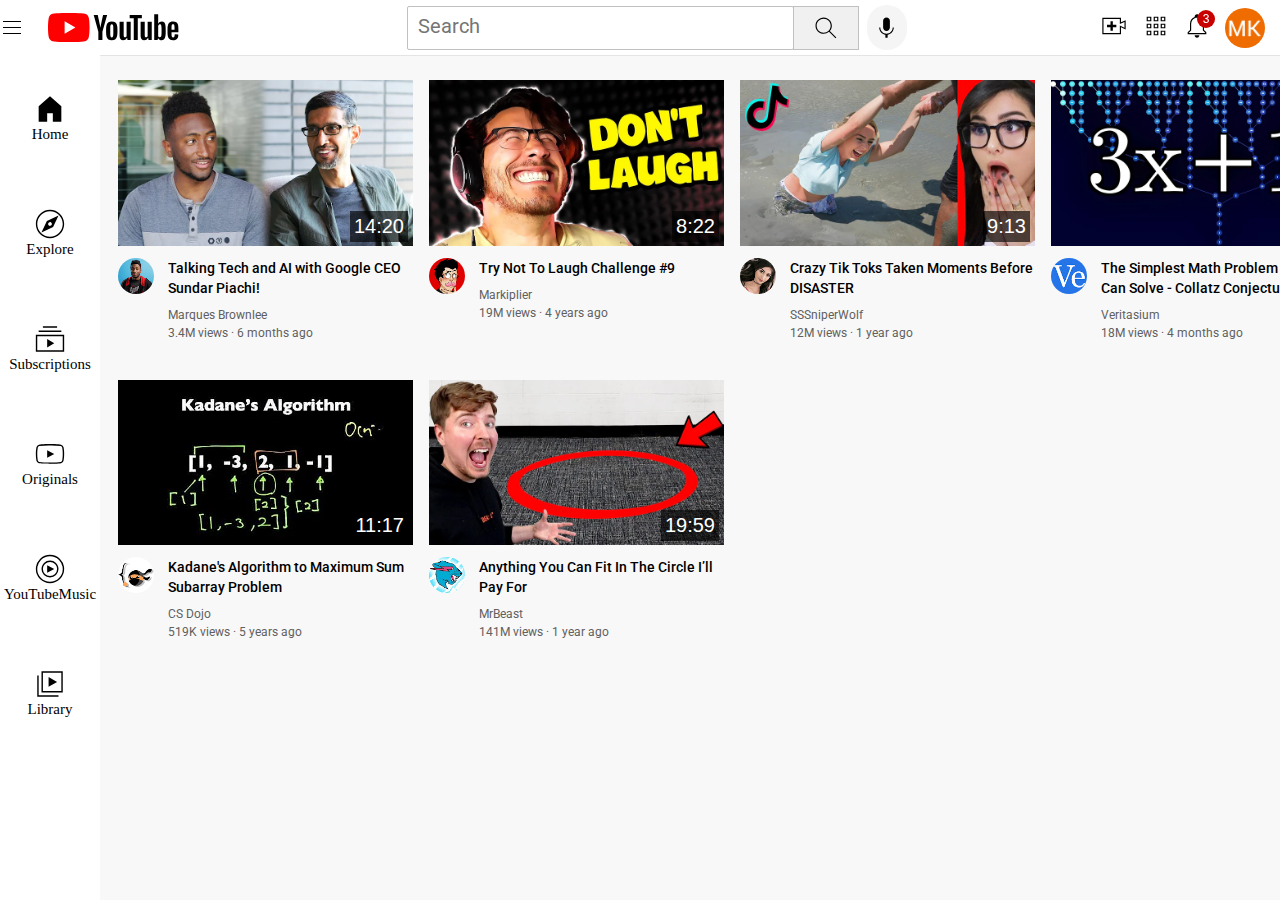
<file: Index.html>
<!DOCTYPE html>
<html lang="en">
<head>
  <meta charset="UTF-8">
  <meta name="viewport" content="width=device-width, initial-scale=1.0">
<link rel="preconnect" href="https://fonts.googleapis.com">
<link rel="preconnect" href="https://fonts.gstatic.com" crossorigin>
<link href="https://fonts.googleapis.com/css2?family=Roboto:ital,wght@0,100;0,300;0,400;0,500;0,700;0,900;1,100;1,300;1,400;1,500;1,700;1,900&display=swap" rel="stylesheet">
<link rel="stylesheet" href="styles/general.css">
<link rel="stylesheet" href="styles/header.css">
<link rel="stylesheet" href="styles/video.css">
<link rel="stylesheet" href="styles/sidebar.css">
<link rel="icon" type="image/jpg" href="channel/moh.jpg">
<title>
YouTube.com Clone
</title>
<style>


</style>
</head>
<body>
<div class="header">
<div class="left-section">
<img class="hamburger-menu" src="icons/hamburger-menu.svg" >
<img class="youtube-logo" src="icons/youtube-logo.svg" >

</div>
<div class="middle-section">
<input class="search-bar"
type="text" placeholder="Search">
<button class="search-button">
<img class="search-icon" src="icons/search.svg" >
<div class="tooltip">Search</div>
</button>
<button class="voice-search-button">
<img class="voice-icon" src="icons/voice-search-icon.svg">
<div class="tooltip">Search with your voice</div>
</button>
</div>
<div class="right-section">
<div class="upload-icon-container">
<img class="upload-icon" src="icons/upload.svg">
<div class="tooltip">Create</div>
</div>

<div class="app-icon-container">
<img class="youtube-apps-icon" src="icons/youtube-apps.svg">
<div class="tooltip">YouTube apps</div>
</div>
<div class="not-cont">
<div class="notification-container">
<img class="notifications-icon" src="icons/notifications.svg">
<div class="notifications-count">3</div>
<div class="tooltip">Notifications</div>
</div>
</div>

<img class="current-user-pic" src="m.jpg">
</div>

</div>
<div class="sidebar">
<div class="sidebar-link"><img src="side/home.svg" >
<div class="f">Home</div>
</div>
<div class="sidebar-link"><img src="side/explore.svg" >
<div class="f">Explore</div>
</div>
<div class="sidebar-link"><img src="side/subscriptions.svg" >
<div class="f">Subscriptions</div>
</div>
<div class="sidebar-link"><img src="side/originals.svg" >
<div class="f">Originals</div>
</div>
<div class="sidebar-link"><img src="side/youtube-music.svg" >
<div class="f">YouTubeMusic</div>
</div>
<div class="sidebar-link"><img src="side/library.svg" >
<div class="f">Library</div>
</div>

</div>
<div class="video-grid">
<div class="no">
<div class="thumbnail-row">
  <a href="https://www.youtube.com/watch?v=n2RNcPRtAiY&t=24s&pp=ygUyVGFsa2luZyBUZWNoIGFuZCBBSSB3aXRoIEdvb2dsZSBDRU8gU3VuZGFyIFBpYWNoaSE%3D">
    <img class="thumbnails" src="thum/thumbnail-1.webp">
  </a>

<div class="video-time">14:20</div>
</div>
<div class="vid-grid">
<div class="channel-picture"> 
<img class="profile-pic" src="channel/channel-1.jpeg">

</div>
<div class="video-info">
<p class="video-title">Talking Tech and AI with Google CEO Sundar
Piachi!</p> 

<p class="video-author">Marques Brownlee
</p>

<p class="video-stats">
3.4M views · 6 months ago</p>
</div>
</div>
</div>




<div class="no">
<div class="thumbnail-row">
  <a href="https://www.youtube.com/watch?v=mP0RAo9SKZk&pp=ygUdVHJ5IE5vdCBUbyBMYXVnaCBDaGFsbGVuZ2UgIzk%3D">
    <img class="thumbnails" src="thum/thumbnail-2.webp">
  </a>

<div class="video-time">8:22</div>

</div>
<div class="vid-grid">
<div class="channel-picture"> 
<img class="profile-pic" src="channel/channel-2.jpeg">
</div>
<div class="video-info">
<p class="video-title">Try Not To Laugh Challenge #9


</p> 

<p class="video-author">Markiplier
</p>

<p class="video-stats">19M views · 4 years ago
</p>

</div>
</div>
</div>

<div class="no">
<div class="thumbnail-row">
  <a href="https://www.youtube.com/watch?v=FgjPQQeTh1w&pp=ygUsQ3JhenkgVGlrIFRva3MgVGFrZW4gTW9tZW50cyBCZWZvcmUgRElTQVNURVI%3D">
    <img class="thumbnails" src="thum/thumbnail-3.webp">
  </a>

<div class="video-time">9:13</div>
</div>
<div class="vid-grid">
<div class="channel-picture"> 
<img class="profile-pic" src="channel/channel-3.jpeg">
</div>
<div class="video-info">
<p class="video-title">Crazy Tik Toks Taken Moments Before DISASTER</p> 

<p class="video-author">SSSniperWolf
</p>

<p class="video-stats">12M views · 1 year ago
</p>
</div>
</div>
</div>




<div class="no">
<div class="thumbnail-row">
  <a href="https://www.youtube.com/watch?v=094y1Z2wpJg&pp=ygU_VGhlIFNpbXBsZXN0IE1hdGggUHJvYmxlbSBObyBPbmUgQ2FuIFNvbHZlIC0gQ29sbGF0eiBDb25qZWN0dXJl">
    <img class="thumbnails" src="thum/thumbnail-4.webp">
  </a>
<div class="video-time">22:09</div>

</div>
<div class="vid-grid">
<div class="channel-picture"> 
<img class="profile-pic" src="channel/channel-4.jpeg">
</div>
<div class="video-info">
<p class="video-title">
  The Simplest Math Problem No One Can Solve - Collatz Conjecture

</p> 

<p class="video-author">Veritasium
</p>

<p class="video-stats">18M views · 4 months ago
</p>
</div>
</div> 
</div>

<div class="no">
<div class="thumbnail-row">
  <a href="https://www.youtube.com/watch?v=86CQq3pKSUw&pp=ygUyS2FkYW5lJ3MgQWxnb3JpdGhtIHRvIE1heGltdW0gU3VtIFN1YmFycmF5IFByb2JsZW0%3D">
    <img class="thumbnails" src="thum/thumbnail-5.webp">
  </a>
<div class="video-time">11:17</div>
</div>
<div class="vid-grid">
<div class="channel-picture"> 
<img class="profile-pic" src="channel/channel-5.jpeg">
</div>
<div class="video-info">
<p class="video-title">

Kadane's Algorithm to Maximum Sum Subarray Problem
</p> 

<p class="video-author">CS Dojo
</p>

<p class="video-stats">519K views · 5 years ago
</p>
</div>
</div>
</div>




<div class="no">
<div class="thumbnail-row">
<a href="https://www.youtube.com/watch?v=yXWw0_UfSFg&pp=ygUxQW55dGhpbmcgWW91IENhbiBGaXQgSW4gVGhlIENpcmNsZSBJ4oCZbGwgUGF5IEZvcg%3D%3D">
  <img class="thumbnails" src="thum/thumbnail-6.webp">
</a>

<div class="video-time">19:59</div>
</div>
<div class="vid-grid">
<div class="channel-picture"> 
<img class="profile-pic" src="channel/channel-6.jpeg">
</div>
<div class="video-info">
<p class="video-title">

Anything You Can Fit In The Circle I’ll Pay For
</p> 

<p class="video-author">MrBeast
</p>

<p class="video-stats">141M views · 1 year ago
</p>

</div>
</div>
</div> 

</div>


<script>
alert('This is mohammed Kamil\nWelcome to my page')
</script>
</body>
</html>
</file>
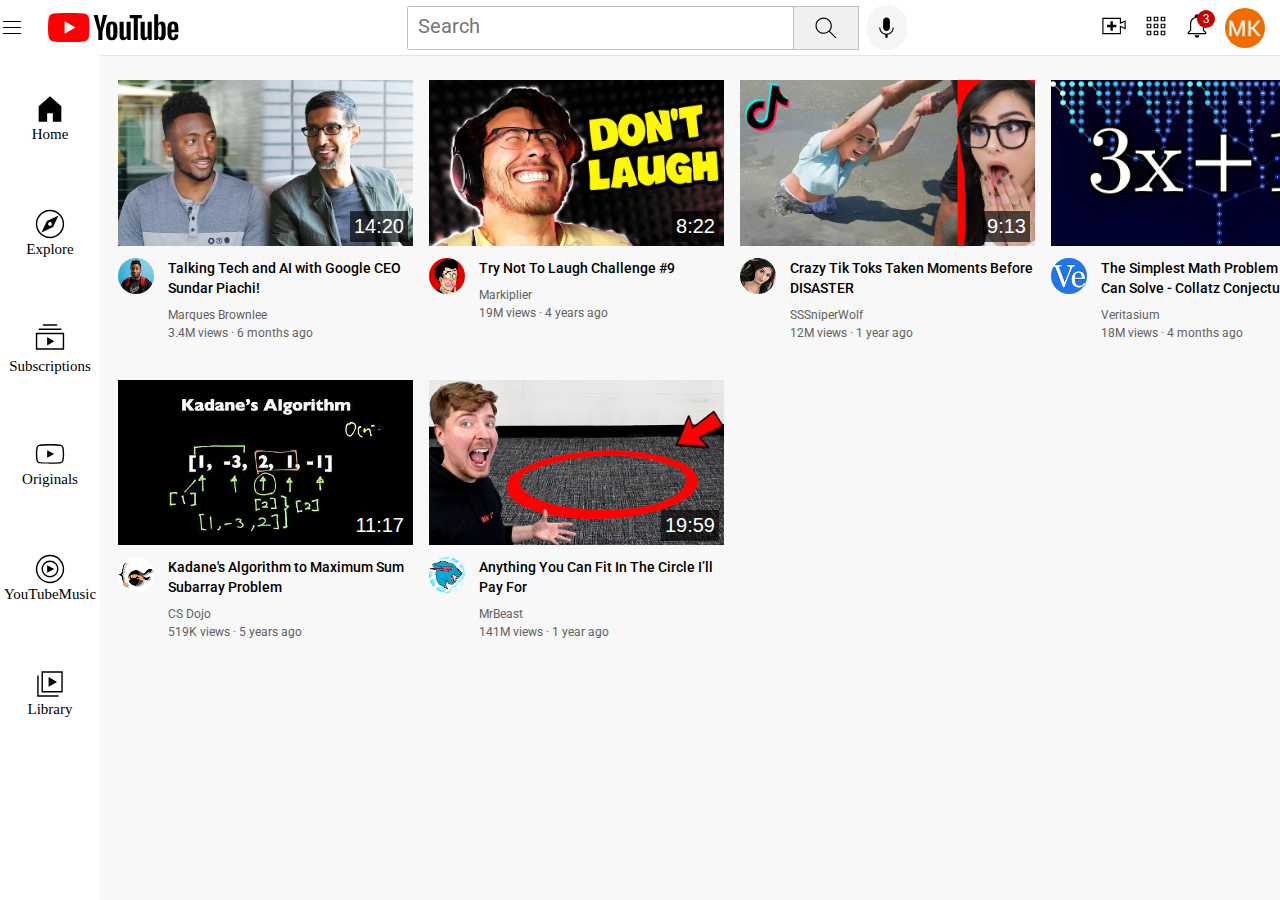
<file: index.html>
<!DOCTYPE html>
<html lang="en">
<head>
  <meta charset="UTF-8">
  <meta name="viewport" content="width=device-width, initial-scale=1.0">
<link rel="preconnect" href="https://fonts.googleapis.com">
<link rel="preconnect" href="https://fonts.gstatic.com" crossorigin>
<link href="https://fonts.googleapis.com/css2?family=Roboto:ital,wght@0,100;0,300;0,400;0,500;0,700;0,900;1,100;1,300;1,400;1,500;1,700;1,900&display=swap" rel="stylesheet">
<link rel="stylesheet" href="styles/general.css">
<link rel="stylesheet" href="styles/header.css">
<link rel="stylesheet" href="styles/video.css">
<link rel="stylesheet" href="styles/sidebar.css">
<link rel="icon" type="image/jpg" href="channel/moh.jpg">
<title>
YouTube.com Clone
</title>
<style>


</style>
</head>
<body>
<div class="header">
<div class="left-section">
<img class="hamburger-menu" src="icons/hamburger-menu.svg" >
<img class="youtube-logo" src="icons/youtube-logo.svg" >

</div>
<div class="middle-section">
<input class="search-bar"
type="text" placeholder="Search">
<button class="search-button">
<img class="search-icon" src="icons/search.svg" >
<div class="tooltip">Search</div>
</button>
<button class="voice-search-button">
<img class="voice-icon" src="icons/voice-search-icon.svg">
<div class="tooltip">Search with your voice</div>
</button>
</div>
<div class="right-section">
<div class="upload-icon-container">
<img class="upload-icon" src="icons/upload.svg">
<div class="tooltip">Create</div>
</div>

<div class="app-icon-container">
<img class="youtube-apps-icon" src="icons/youtube-apps.svg">
<div class="tooltip">YouTube apps</div>
</div>
<div class="not-cont">
<div class="notification-container">
<img class="notifications-icon" src="icons/notifications.svg">
<div class="notifications-count">3</div>
<div class="tooltip">Notifications</div>
</div>
</div>

<img class="current-user-pic" src="m.jpg">
</div>

</div>
<div class="sidebar">
<div class="sidebar-link"><img src="side/home.svg" >
<div class="f">Home</div>
</div>
<div class="sidebar-link"><img src="side/explore.svg" >
<div class="f">Explore</div>
</div>
<a href="https://www.youtube.com/feed/subscriptions">
  <div class="sidebar-link"><img src="side/subscriptions.svg" >
</a>
<div class="f">Subscriptions</div>
</div>
<div class="sidebar-link"><img src="side/originals.svg" >
<div class="f">Originals</div>
</div>
<div class="sidebar-link"><img src="side/youtube-music.svg" >
<div class="f">YouTubeMusic</div>
</div>
<div class="sidebar-link"><img src="side/library.svg" >
<div class="f">Library</div>
</div>

</div>
<div class="video-grid">
<div class="no">
<div class="thumbnail-row">
  <a href="https://www.youtube.com/watch?v=n2RNcPRtAiY&t=24s&pp=ygUyVGFsa2luZyBUZWNoIGFuZCBBSSB3aXRoIEdvb2dsZSBDRU8gU3VuZGFyIFBpYWNoaSE%3D">
    <img class="thumbnails" src="thum/thumbnail-1.webp">
  </a>

<div class="video-time">14:20</div>
</div>
<div class="vid-grid">
<div class="channel-picture"> 
  <a href="https://www.youtube.com/@mkbhd">
    <img class="profile-pic" src="channel/channel-1.jpeg">
  </a>
</div>
<div class="video-info">
<p class="video-title">Talking Tech and AI with Google CEO Sundar
Piachi!</p> 

<p class="video-author">Marques Brownlee
</p>

<p class="video-stats">
3.4M views · 6 months ago</p>
</div>
</div>
</div>




<div class="no">
<div class="thumbnail-row">
  <a href="https://www.youtube.com/watch?v=mP0RAo9SKZk&pp=ygUdVHJ5IE5vdCBUbyBMYXVnaCBDaGFsbGVuZ2UgIzk%3D">
    <img class="thumbnails" src="thum/thumbnail-2.webp">
  </a>

<div class="video-time">8:22</div>

</div>
<div class="vid-grid">
<div class="channel-picture"> 
  <a href="https://www.youtube.com/@markiplier">
    <img class="profile-pic" src="channel/channel-2.jpeg">
  </a>

</div>
<div class="video-info">
<p class="video-title">Try Not To Laugh Challenge #9


</p> 

<p class="video-author">Markiplier
</p>

<p class="video-stats">19M views · 4 years ago
</p>

</div>
</div>
</div>

<div class="no">
<div class="thumbnail-row">
  <a href="https://www.youtube.com/watch?v=FgjPQQeTh1w&pp=ygUsQ3JhenkgVGlrIFRva3MgVGFrZW4gTW9tZW50cyBCZWZvcmUgRElTQVNURVI%3D">
    <img class="thumbnails" src="thum/thumbnail-3.webp">
  </a>

<div class="video-time">9:13</div>
</div>
<div class="vid-grid">
<div class="channel-picture"> 
<a href="https://www.youtube.com/@SSSniperWolf">
  <img class="profile-pic" src="channel/channel-3.jpeg">
</a>
</div>
<div class="video-info">
<p class="video-title">Crazy Tik Toks Taken Moments Before DISASTER</p> 

<p class="video-author">SSSniperWolf
</p>

<p class="video-stats">12M views · 1 year ago
</p>
</div>
</div>
</div>




<div class="no">
<div class="thumbnail-row">
  <a href="https://www.youtube.com/watch?v=094y1Z2wpJg&pp=ygU_VGhlIFNpbXBsZXN0IE1hdGggUHJvYmxlbSBObyBPbmUgQ2FuIFNvbHZlIC0gQ29sbGF0eiBDb25qZWN0dXJl">
    <img class="thumbnails" src="thum/thumbnail-4.webp">
  </a>
<div class="video-time">22:09</div>

</div>
<div class="vid-grid">
<div class="channel-picture"> 
  <a href="https://www.youtube.com/@veritasium">
    <img class="profile-pic" src="channel/channel-4.jpeg">
  </a>
</div>
<div class="video-info">
<p class="video-title">
  The Simplest Math Problem No One Can Solve - Collatz Conjecture

</p> 

<p class="video-author">Veritasium
</p>

<p class="video-stats">18M views · 4 months ago
</p>
</div>
</div> 
</div>

<div class="no">
<div class="thumbnail-row">
  <a href="https://www.youtube.com/watch?v=86CQq3pKSUw&pp=ygUyS2FkYW5lJ3MgQWxnb3JpdGhtIHRvIE1heGltdW0gU3VtIFN1YmFycmF5IFByb2JsZW0%3D">
    <img class="thumbnails" src="thum/thumbnail-5.webp">
  </a>
<div class="video-time">11:17</div>
</div>
<div class="vid-grid">
<div class="channel-picture"> 
  <a href="https://www.youtube.com/c/CSDojo">
    <img class="profile-pic" src="channel/channel-5.jpeg">
  </a>
</div>
<div class="video-info">
<p class="video-title">

Kadane's Algorithm to Maximum Sum Subarray Problem
</p> 

<p class="video-author">CS Dojo
</p>

<p class="video-stats">519K views · 5 years ago
</p>
</div>
</div>
</div>




<div class="no">
<div class="thumbnail-row">
<a href="https://www.youtube.com/watch?v=yXWw0_UfSFg&pp=ygUxQW55dGhpbmcgWW91IENhbiBGaXQgSW4gVGhlIENpcmNsZSBJ4oCZbGwgUGF5IEZvcg%3D%3D">
  <img class="thumbnails" src="thum/thumbnail-6.webp">
</a>

<div class="video-time">19:59</div>
</div>
<div class="vid-grid">
<div class="channel-picture"> 
  <a href="https://www.youtube.com/@MrBeast">
    <img class="profile-pic" src="channel/channel-6.jpeg">
  </a>

</div>
<div class="video-info">
<p class="video-title">

Anything You Can Fit In The Circle I’ll Pay For
</p> 

<p class="video-author">MrBeast
</p>

<p class="video-stats">141M views · 1 year ago
</p>

</div>
</div>
</div> 

</div>


<script>
alert('This is Mohammed Kamil\nWelcome to my page!')
</script>
</body>
</html>
</file>
<file: styles/general.css>
p{
    font-family: "Roboto", arial;
margin-top: 0;
margin-bottom: 0;
   }
   body{
    margin: 0;
    padding-top: 80px;
    padding-left: 118px;
    padding-right: 24px;
    background-color:rgb(248, 248, 248)
    ;
   }
</file>
<file: styles/header.css>
.header{
    height: 55px;
    display: flex;
    flex-direction: row;
    justify-content: space-between;
    position: fixed;
    top: 0;
    left: 0;
    right: 0;
background-color: white;
border-bottom-width:1px ;
border-bottom-style:solid ;
border-bottom-color:rgb(228, 228, 228) ;
z-index: 100;
}
.left-section{
    display: flex;

align-items: center;
}
.hamburger-menu{
margin-left: 24x;
margin-right: 24px;
height: 24px;

}
.youtube-logo{
height:29px;


}



.middle-section{
flex: 1;
margin-left: 70px;
margin-right: 35px;
max-width: 500px;
display: flex;
align-items: center;
}
.search-button{
height: 44px;
margin-right: 8px;
width: 66px;
background-color: rgb(240, 240, 240);
border-width: 1px;
border-style: solid;
border-color: rgb(192, 192, 192) ;
margin-left: -1px;

}
.search-button,
.voice-search-button,.upload-icon-container
.app-icon-container,
.not-cont{
    position: relative;
    display: flex;
    justify-content: center;
    align-items: center;
}


.search-button .tooltip,
.voice-search-button .tooltip,
.upload-icon-container .tooltip,
.app-icon-container .tooltip,
.not-cont .tooltip{
    font-family: Arial;
    display: flex;
    position: absolute;
background-color: gray;
color: white;
padding-top: 8px;
padding-left: 8px;
padding-right: 8px;
padding-bottom: 8px;
border-radius: 3px;
font-size: 12px;
bottom: -30px;
opacity: 0;
transition: opacity 0.15s;
pointer-events: none;
white-space: nowrap;
justify-content: center;

}
.search-button:hover .tooltip,
.voice-search-button:hover 
.tooltip,
.upload-icon-container:hover .tooltip,
.app-icon-container:hover .tooltip,
.not-cont:hover .tooltip{
    opacity: 1;
}
.voice-search-button{
height: 45px;
width:40px;
border-radius: 24px;
border: none;
background-color:rgb(245, 245, 245);

}

.search-bar{
flex:1;
height: 40px;
padding-left: 10px;
width: 0;
font-size: 16px;
border-width: 1px;
border-style: solid;
border-color: rgb(192, 192, 192);
border-radius: 2px;
box-shadow: inset 1px 2px 3pxs  rgb(0,0,0,0.05)

}
.search-icon{
height: 28px;

}


.search-bar::placeholder{
font-family: Roboto,Arial;
font-size: 20px;

}
.voice-icon{
    height: 27px;
    
}





.right-section{
width: 180px;
display: flex;
align-items: center;
justify-content: space-between;
flex-shrink: 0;
}
.upload-icon{
    height: 28px;
}

.youtube-apps-icon{
    height: 28px;
}
.notifications-icon{
    height: 28px;

}
.notification-container{
position: relative;
}
.notifications-count{
position: absolute;
top: -2px;
right: -4px;
background-color: rgb(200, 0, 0);
color: white;
font-family: arial;
font-size: 12px;
padding-left: 6px;
padding-right: 6px;
padding-top: 2px;
padding-bottom: 2px;
border-radius: 10px;
}

.current-user-pic{
    height:40px;
    border-radius: 50%;
    margin-right:15px;
}
</file>
<file: styles/video.css>
.thumbnails{
width: 100%;


 }


.video-author{
font-size: 12px;
color:rgb(96, 96, 96) ;
margin-bottom: 4px;



}


.video-title{
margin-top: 0;
font-size: 14px;
font-weight:500;
line-height: 20px;
margin-bottom: 10px;
}


.vid-grid{
display: grid;
grid-template-columns: 50px 1fr ;

}


.channel-picture{
display: inline-block;
width: 50px;
vertical-align: top;


}
.video-info{
display: inline-block;
width:245px;


}

.profile-pic{
width: 36px;
border-radius: 50px;
}


.thumbnail-row {
margin-bottom: 8px;
position: relative;

}

.video-stats{
font-size:12px ;
color:rgb(96, 96, 96) ;
}
.video-grid{
display: grid;
grid-template-columns: 1fr 1fr 1fr;
column-gap:16px ;
row-gap:40px;
}
@media (max-width:871px) {
    .video-grid{
        grid-template-columns: 1fr 1fr;
    }
}
@media (min-width:751px) and (max-width:999px) {
    .video-grid{
        grid-template-columns: 1fr 1fr 1fr ;
    }
}
@media (min-width:1000px) {
    .video-grid{
        grid-template-columns: 1fr 1fr 1fr 1fr;
    }
}


.video-time{
    background-color: rgba(0, 0, 0, 0.637);
    color: white;
    position: absolute;
    bottom:8px;
    right: 5px;
font-family: arial;
font-size: 20px;
font-weight: 500;
padding: 4px;
}
</file>
<file: styles/sidebar.css>
.sidebar{
    position: fixed;
    left: 0;
    bottom: 0;
    top: 55px;
    background-color: white;
    width: 100px;
    z-index: 200;
    padding-top: 5px;

}
.sidebar-link{
display: flex;
height: 115px;
justify-content: center;
align-items: center;
flex-direction: column;
cursor: pointer;
}
.sidebar-link:hover{
    background-color: rgb(235, 235,235);
}

.sidebar-link img{
    height: 34px;
}
.f{
    font-size: 15px;
    
}
</file>
